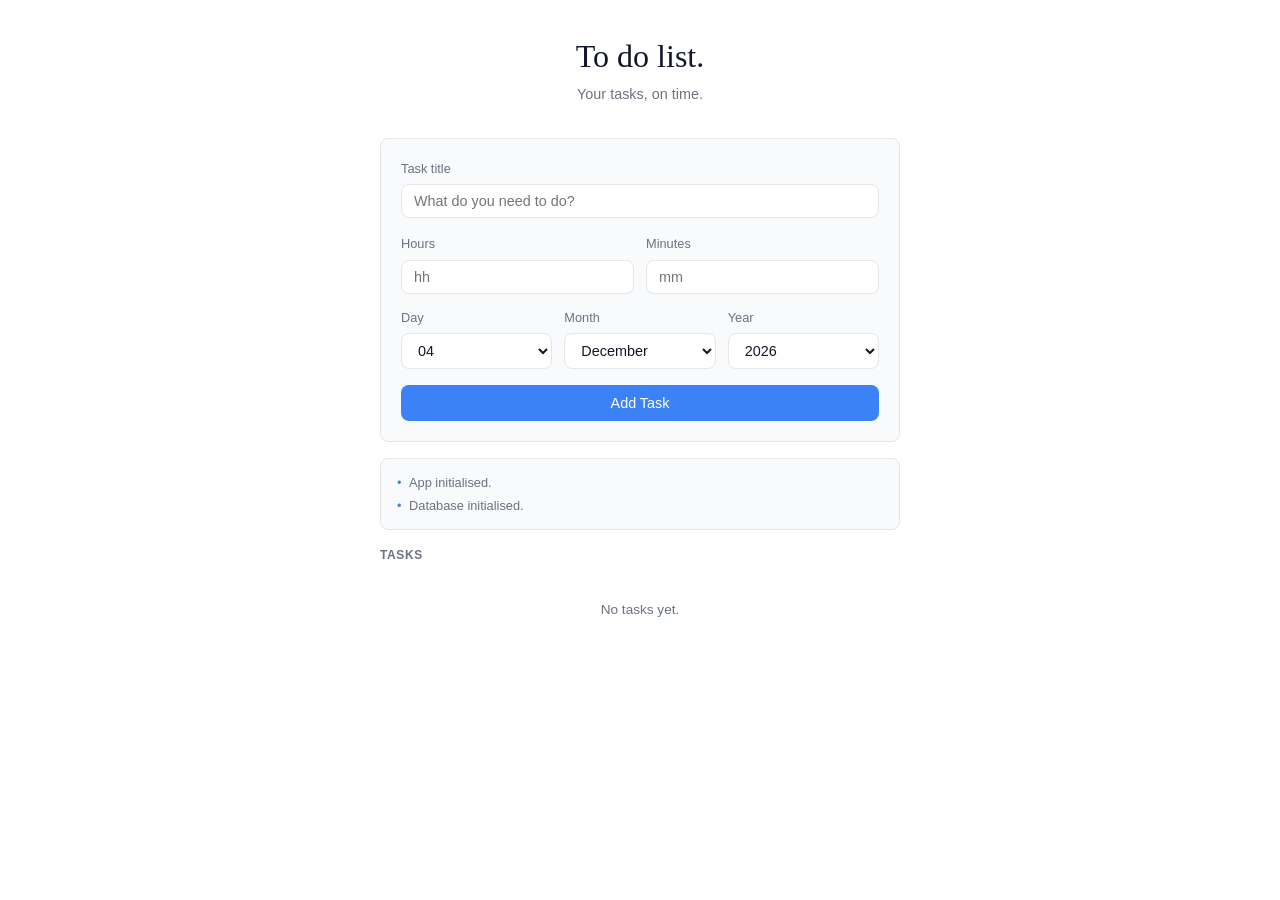
<file: task2/task2/index.html>
<!doctype html>
<html lang="en">
  <head>
    <meta charset="UTF-8" />
    <meta name="viewport" content="width=device-width, initial-scale=1.0" />
    <title>To Do List</title>
    <link rel="stylesheet" href="css/style.css" />
  </head>
  <body>
    <div class="wrapper">
      <header class="app-header">
        <h1>To do list.</h1>
        <p>Your tasks, on time.</p>
      </header>

      <div class="notif-banner" id="notifBanner">
        <span>Enable notifications to get reminders when tasks are due.</span>
        <button id="notifBtn">Enable</button>
      </div>

      <div class="card">
        <div class="form-group">
          <label for="taskTitle">Task title</label>
          <input
            type="text"
            id="taskTitle"
            placeholder="What do you need to do?"
          />
        </div>

        <div class="row" style="margin-bottom: 14px">
          <div class="form-group">
            <label for="taskHH">Hours</label>
            <input
              type="number"
              id="taskHH"
              min="0"
              max="23"
              placeholder="hh"
            />
          </div>
          <div class="form-group">
            <label for="taskMM">Minutes</label>
            <input
              type="number"
              id="taskMM"
              min="0"
              max="59"
              placeholder="mm"
            />
          </div>
        </div>

        <div class="date-row">
          <div class="form-group">
            <label for="taskDay">Day</label>
            <select id="taskDay"></select>
          </div>
          <div class="form-group">
            <label for="taskMonth">Month</label>
            <select id="taskMonth"></select>
          </div>
          <div class="form-group">
            <label for="taskYear">Year</label>
            <select id="taskYear"></select>
          </div>
        </div>

        <button class="add-btn" id="addTaskBtn">Add Task</button>
      </div>

      <div class="log-card">
        <ul id="logList"></ul>
      </div>

      <div class="tasks-header">
        <h2>Tasks</h2>
      </div>
      <div id="tasksList">
        <p class="empty-msg">No tasks yet.</p>
      </div>
    </div>

    <script src="idb.js"></script>
    <script src="js/db.js"></script>
    <script src="js/notify.js"></script>
    <script src="js/app.js"></script>
  </body>
</html>
</file>
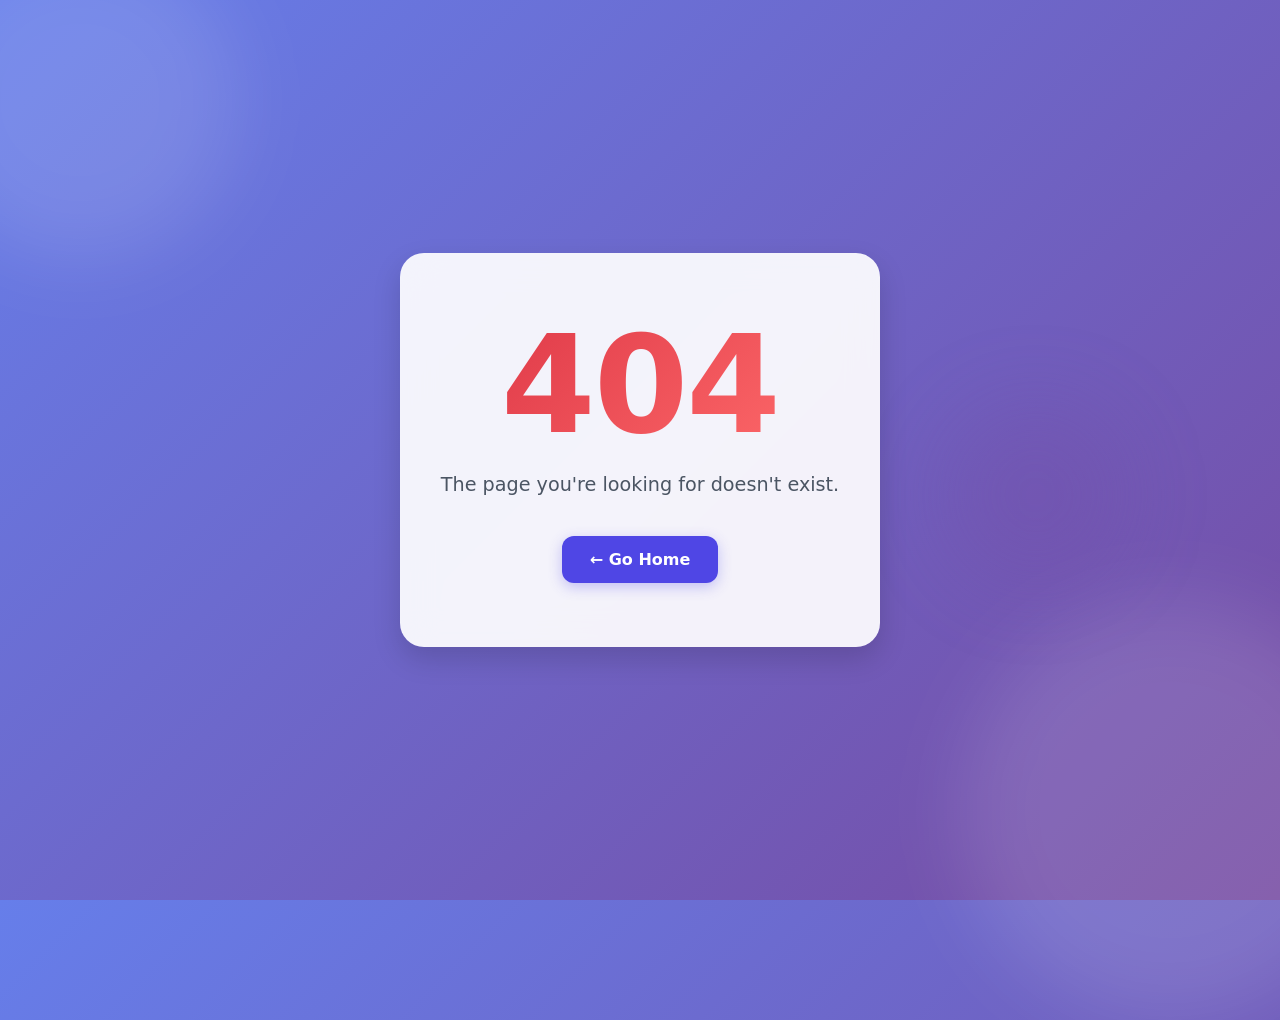
<file: task1/error404.html>
<!doctype html>
<html lang="en">
  <head>
    <meta charset="UTF-8" />
    <meta name="viewport" content="width=device-width, initial-scale=1.0" />
    <title>404 Not Found</title>
    <style>
      :root {
        --bg-gradient: linear-gradient(135deg, #667eea 0%, #764ba2 100%);
        --card-bg: rgba(255, 255, 255, 0.92);
        --text-primary: #111827;
        --text-secondary: #4b5563;
        --accent: #4f46e5;
        --accent-hover: #4338ca;
        --error-color: #dc3545;
        --shadow: 0 12px 28px rgba(0, 0, 0, 0.15);
        --radius: 24px;
        --transition: all 0.3s cubic-bezier(0.4, 0, 0.2, 1);
      }

      * { box-sizing: border-box; margin: 0; padding: 0; }

      body {
        font-family: system-ui, -apple-system, BlinkMacSystemFont, 'Segoe UI', Roboto, sans-serif;
        background: var(--bg-gradient);
        color: var(--text-primary);
        min-height: 100vh;
        display: flex;
        align-items: center;
        justify-content: center;
        padding: 20px;
        position: relative;
        overflow: hidden;
      }

      .bg-shape {
        position: absolute;
        border-radius: 50%;
        background: rgba(255, 255, 255, 0.12);
        filter: blur(40px);
        animation: float 14s ease-in-out infinite;
      }
      .shape-1 { width: 320px; height: 320px; top: -60px; left: -80px; animation-delay: 0s; }
      .shape-2 { width: 420px; height: 420px; bottom: -120px; right: -100px; animation-delay: -5s; }
      .shape-3 { width: 180px; height: 180px; top: 45%; right: 12%; animation-delay: -10s; background: rgba(118, 75, 162, 0.25); }

      @keyframes float {
        0%, 100% { transform: translate(0, 0) scale(1); }
        50% { transform: translate(18px, -18px) scale(1.04); }
      }

      .error-card {
        background: var(--card-bg);
        backdrop-filter: blur(16px);
        -webkit-backdrop-filter: blur(16px);
        padding: 64px 40px;
        border-radius: var(--radius);
        box-shadow: var(--shadow);
        max-width: 480px;
        width: 100%;
        text-align: center;
        z-index: 1;
        animation: fadeInUp 0.8s ease-out;
      }

      h1 {
        font-size: clamp(5rem, 16vw, 8.5rem);
        font-weight: 900;
        line-height: 1;
        margin: 0 0 18px;
        background: linear-gradient(135deg, var(--error-color), #ff6b6b);
        -webkit-background-clip: text;
        -webkit-text-fill-color: transparent;
        background-clip: text;
        letter-spacing: -2px;
      }

      p {
        font-size: 1.2rem;
        color: var(--text-secondary);
        margin-bottom: 36px;
        line-height: 1.5;
      }

      a {
        display: inline-flex;
        align-items: center;
        gap: 8px;
        background: var(--accent);
        color: white;
        text-decoration: none;
        padding: 14px 28px;
        border-radius: 12px;
        font-weight: 600;
        font-size: 1rem;
        transition: var(--transition);
        box-shadow: 0 4px 14px rgba(79, 70, 229, 0.3);
      }

      a:hover {
        background: var(--accent-hover);
        transform: translateY(-2px);
        box-shadow: 0 6px 18px rgba(79, 70, 229, 0.45);
      }

      a:active { transform: translateY(0); }

      @keyframes fadeInUp {
        from { opacity: 0; transform: translateY(30px); }
        to { opacity: 1; transform: translateY(0); }
      }

      @media (max-width: 600px) {
        .error-card { padding: 40px 24px; }
        h1 { font-size: 6rem; }
        p { font-size: 1.1rem; }
      }
    </style>
  </head>
  <body>
    <div class="bg-shape shape-1"></div>
    <div class="bg-shape shape-2"></div>
    <div class="bg-shape shape-3"></div>

    <main class="error-card">
      <h1>404</h1>
      <p>The page you're looking for doesn't exist.</p>
      <a href="pages/index.html">← Go Home</a>
    </main>
  </body>
</html>
</file>
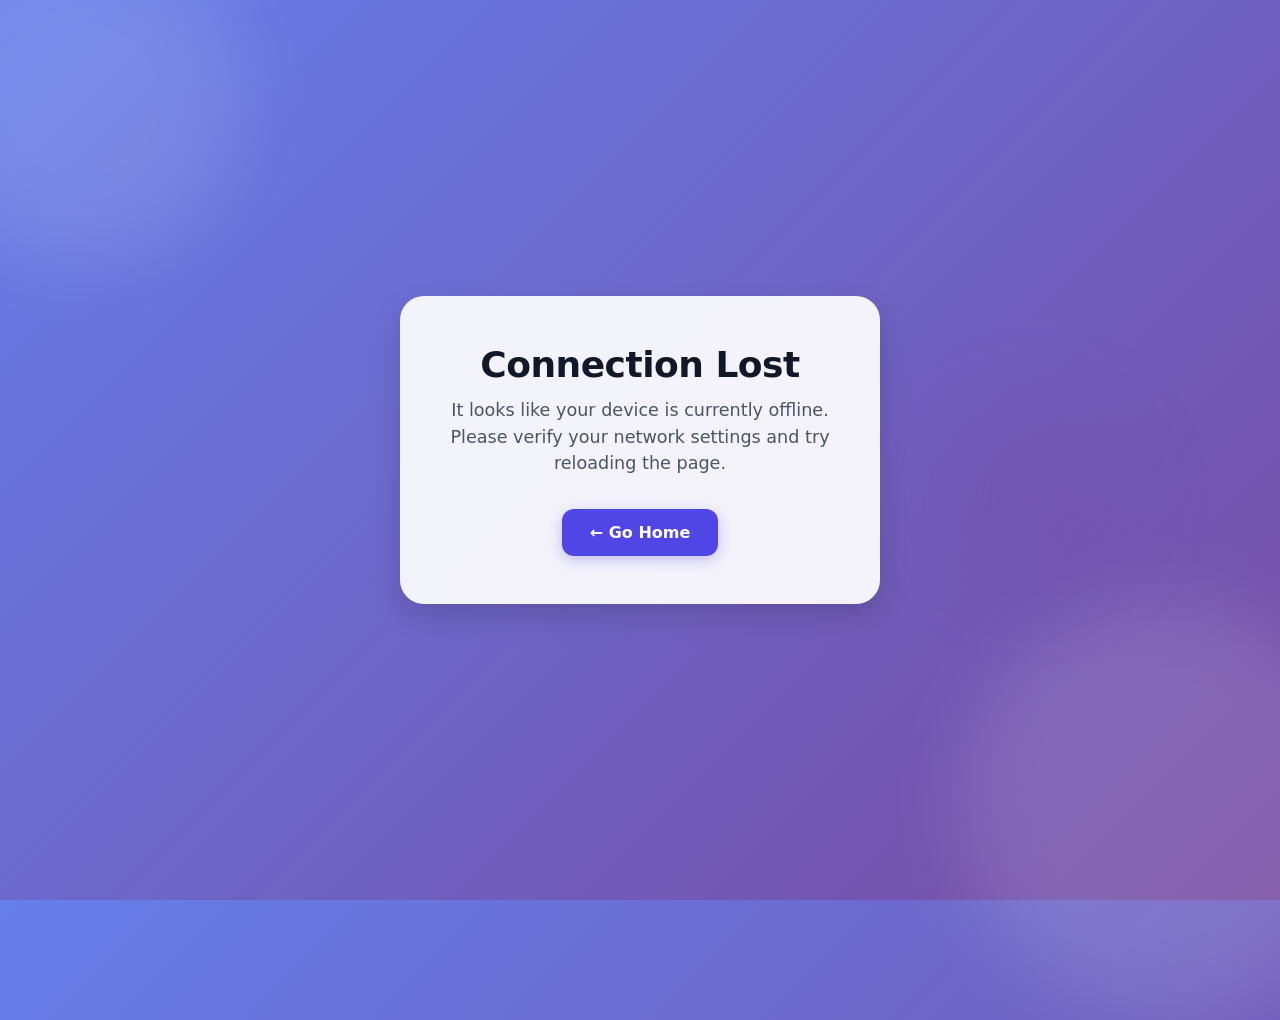
<file: task1/offline.html>
<!doctype html>
<html lang="en">
  <head>
    <meta charset="UTF-8" />
    <meta name="viewport" content="width=device-width, initial-scale=1.0" />
    <title>Offline</title>
    <style>
      :root {
        --bg-gradient: linear-gradient(135deg, #667eea 0%, #764ba2 100%);
        --card-bg: rgba(255, 255, 255, 0.92);
        --text-primary: #111827;
        --text-secondary: #4b5563;
        --accent: #4f46e5;
        --accent-hover: #4338ca;
        --shadow: 0 12px 28px rgba(0, 0, 0, 0.15);
        --radius: 24px;
        --transition: all 0.3s cubic-bezier(0.4, 0, 0.2, 1);
      }

      * { box-sizing: border-box; margin: 0; padding: 0; }

      body {
        font-family: system-ui, -apple-system, BlinkMacSystemFont, 'Segoe UI', Roboto, sans-serif;
        background: var(--bg-gradient);
        color: var(--text-primary);
        min-height: 100vh;
        display: flex;
        align-items: center;
        justify-content: center;
        padding: 20px;
        position: relative;
        overflow: hidden;
      }

      /* Ambient floating shapes */
      .bg-shape {
        position: absolute;
        border-radius: 50%;
        background: rgba(255, 255, 255, 0.12);
        filter: blur(40px);
        animation: float 14s ease-in-out infinite;
      }
      .shape-1 { width: 320px; height: 320px; top: -60px; left: -80px; animation-delay: 0s; }
      .shape-2 { width: 420px; height: 420px; bottom: -120px; right: -100px; animation-delay: -5s; }
      .shape-3 { width: 180px; height: 180px; top: 45%; right: 12%; animation-delay: -10s; background: rgba(118, 75, 162, 0.25); }

      @keyframes float {
        0%, 100% { transform: translate(0, 0) scale(1); }
        50% { transform: translate(18px, -18px) scale(1.04); }
      }

      .offline-card {
        background: var(--card-bg);
        backdrop-filter: blur(16px);
        -webkit-backdrop-filter: blur(16px);
        padding: 48px 40px;
        border-radius: var(--radius);
        box-shadow: var(--shadow);
        max-width: 480px;
        width: 100%;
        text-align: center;
        z-index: 1;
        animation: fadeInUp 0.8s ease-out;
      }

      .icon {
        font-size: 56px;
        margin-bottom: 16px;
        display: inline-block;
        animation: pulse 2.5s ease-in-out infinite;
      }

      h1 {
        font-size: clamp(1.6rem, 4vw, 2.25rem);
        margin-bottom: 12px;
        font-weight: 800;
        letter-spacing: -0.5px;
      }

      p {
        font-size: 1.1rem;
        color: var(--text-secondary);
        margin-bottom: 32px;
        line-height: 1.5;
      }

      a {
        display: inline-flex;
        align-items: center;
        gap: 8px;
        background: var(--accent);
        color: white;
        text-decoration: none;
        padding: 14px 28px;
        border-radius: 12px;
        font-weight: 600;
        font-size: 1rem;
        transition: var(--transition);
        box-shadow: 0 4px 14px rgba(79, 70, 229, 0.3);
      }

      a:hover {
        background: var(--accent-hover);
        transform: translateY(-2px);
        box-shadow: 0 6px 18px rgba(79, 70, 229, 0.45);
      }

      a:active { transform: translateY(0); }

      @keyframes fadeInUp {
        from { opacity: 0; transform: translateY(30px); }
        to { opacity: 1; transform: translateY(0); }
      }

      @keyframes pulse {
        0%, 100% { transform: scale(1); opacity: 1; }
        50% { transform: scale(1.12); opacity: 0.85; }
      }

      @media (max-width: 600px) {
        .offline-card { padding: 36px 24px; }
        .icon { font-size: 48px; }
      }
    </style>
  </head>
  <body>
    <div class="bg-shape shape-1"></div>
    <div class="bg-shape shape-2"></div>
    <div class="bg-shape shape-3"></div>

    <main class="offline-card">
      <h1>Connection Lost</h1>
      <p>It looks like your device is currently offline. Please verify your network settings and try reloading the page.</p>
      <a href="./pages/index.html">← Go Home</a>
    </main>
  </body>
</html>
</file>
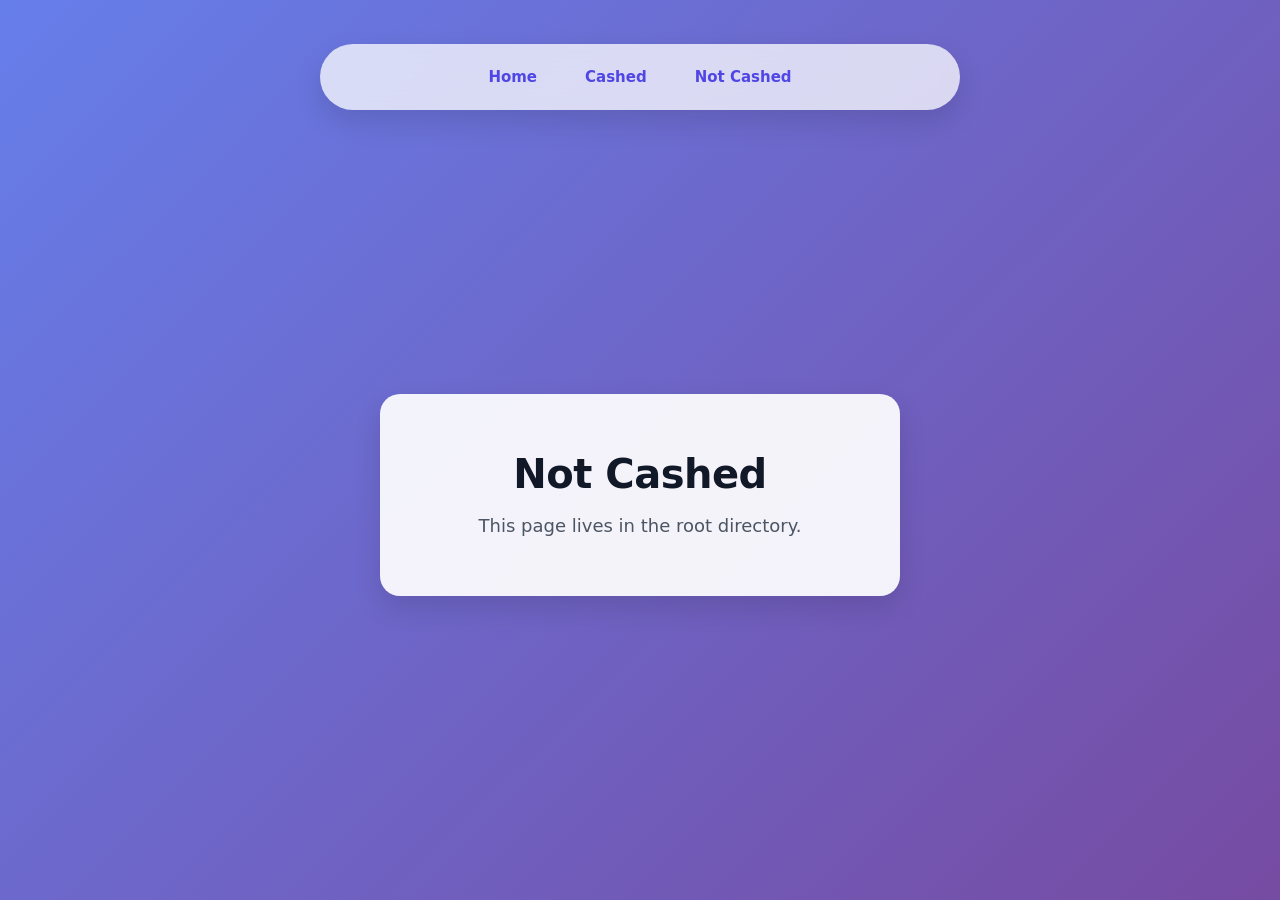
<file: task1/page2.html>
<!doctype html>
<html lang="en">
  <head>
    <meta charset="UTF-8" />
    <meta name="viewport" content="width=device-width, initial-scale=1.0" />
    <title>Page 2</title>
    <link rel="manifest" href="manifest.json" />
    <style>
      :root {
        --bg-gradient: linear-gradient(135deg, #667eea 0%, #764ba2 100%);
        --card-bg: rgba(255, 255, 255, 0.92);
        --text-primary: #111827;
        --text-secondary: #4b5563;
        --accent: #4f46e5;
        --accent-hover: #4338ca;
        --nav-bg: rgba(255, 255, 255, 0.75);
        --shadow: 0 12px 28px rgba(0, 0, 0, 0.12);
        --radius: 20px;
        --transition: all 0.25s cubic-bezier(0.4, 0, 0.2, 1);
      }

      * { box-sizing: border-box; margin: 0; padding: 0; }

      body {
        font-family: system-ui, -apple-system, BlinkMacSystemFont, 'Segoe UI', Roboto, sans-serif;
        background: var(--bg-gradient);
        color: var(--text-primary);
        min-height: 100vh;
        display: flex;
        flex-direction: column;
        padding: 20px;
      }

      nav {
        display: flex;
        justify-content: center;
        flex-wrap: wrap;
        gap: 12px;
        padding: 14px 24px;
        background: var(--nav-bg);
        backdrop-filter: blur(12px);
        -webkit-backdrop-filter: blur(12px);
        border-radius: 50px;
        box-shadow: var(--shadow);
        margin: 24px auto 0;
        max-width: 640px;
        width: 100%;
      }

      nav a {
        text-decoration: none;
        color: var(--accent);
        font-weight: 600;
        padding: 10px 18px;
        border-radius: 99px;
        transition: var(--transition);
        font-size: 15px;
      }

      nav a:hover {
        background: var(--accent);
        color: white;
        transform: translateY(-1px);
      }

      .card {
        background: var(--card-bg);
        padding: 56px 40px;
        border-radius: var(--radius);
        box-shadow: var(--shadow);
        max-width: 520px;
        width: 100%;
        margin: auto;
        text-align: center;
        animation: slideUp 0.7s ease-out;
      }

      h1 {
        font-size: clamp(1.8rem, 5vw, 2.5rem);
        margin-bottom: 14px;
        letter-spacing: -0.5px;
        line-height: 1.2;
        font-weight: 800;
      }

      p {
        font-size: 1.125rem;
        color: var(--text-secondary);
        line-height: 1.6;
      }

      @keyframes slideUp {
        from { opacity: 0; transform: translateY(24px); }
        to { opacity: 1; transform: translateY(0); }
      }

      @media (max-width: 600px) {
        nav { flex-direction: column; align-items: stretch; gap: 8px; border-radius: 16px; }
        nav a { text-align: center; }
        .card { padding: 40px 24px; }
      }
    </style>
  </head>
  <body>
    <nav>
      <a href="pages/index.html">Home</a>
      <a href="pages/page1.html">Cashed</a>
      <a href="page2.html">Not Cashed</a>
    </nav>
    <div class="card">
      <h1>Not Cashed</h1>
      <p>This page lives in the root directory.</p>
    </div>
  </body>
</html>
</file>
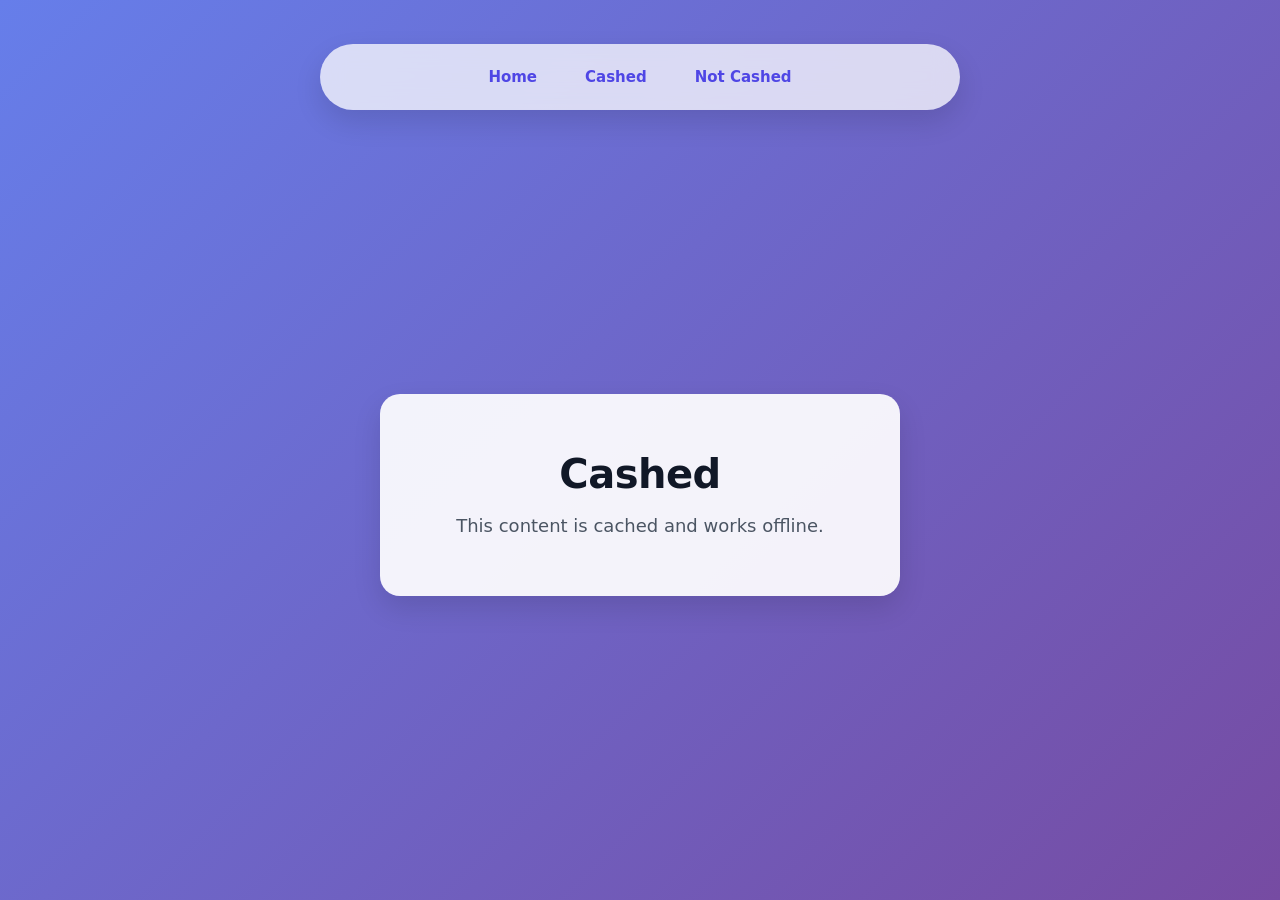
<file: task1/pages/page1.html>
<!doctype html>
<html lang="en">
  <head>
    <meta charset="UTF-8" />
    <meta name="viewport" content="width=device-width, initial-scale=1.0" />
    <title>Page 1</title>
    <link rel="manifest" href="../manifest.json" />
    <style>
      :root {
        --bg-gradient: linear-gradient(135deg, #667eea 0%, #764ba2 100%);
        --card-bg: rgba(255, 255, 255, 0.92);
        --text-primary: #111827;
        --text-secondary: #4b5563;
        --accent: #4f46e5;
        --accent-hover: #4338ca;
        --nav-bg: rgba(255, 255, 255, 0.75);
        --shadow: 0 12px 28px rgba(0, 0, 0, 0.12);
        --radius: 20px;
        --transition: all 0.25s cubic-bezier(0.4, 0, 0.2, 1);
      }

      * { box-sizing: border-box; margin: 0; padding: 0; }

      body {
        font-family: system-ui, -apple-system, BlinkMacSystemFont, 'Segoe UI', Roboto, sans-serif;
        background: var(--bg-gradient);
        color: var(--text-primary);
        min-height: 100vh;
        display: flex;
        flex-direction: column;
        padding: 20px;
      }

      nav {
        display: flex;
        justify-content: center;
        flex-wrap: wrap;
        gap: 12px;
        padding: 14px 24px;
        background: var(--nav-bg);
        backdrop-filter: blur(12px);
        -webkit-backdrop-filter: blur(12px);
        border-radius: 50px;
        box-shadow: var(--shadow);
        margin: 24px auto 0;
        max-width: 640px;
        width: 100%;
      }

      nav a {
        text-decoration: none;
        color: var(--accent);
        font-weight: 600;
        padding: 10px 18px;
        border-radius: 99px;
        transition: var(--transition);
        font-size: 15px;
      }

      nav a:hover {
        background: var(--accent);
        color: white;
        transform: translateY(-1px);
      }

      /* Centered content area */
      .card {
        background: var(--card-bg);
        padding: 56px 40px;
        border-radius: var(--radius);
        box-shadow: var(--shadow);
        max-width: 520px;
        width: 100%;
        margin: auto;
        text-align: center;
        animation: slideUp 0.7s ease-out;
      }

      h1 {
        font-size: clamp(1.8rem, 5vw, 2.5rem);
        margin-bottom: 14px;
        letter-spacing: -0.5px;
        line-height: 1.2;
        font-weight: 800;
      }

      p {
        font-size: 1.125rem;
        color: var(--text-secondary);
        line-height: 1.6;
      }

      @keyframes slideUp {
        from { opacity: 0; transform: translateY(24px); }
        to { opacity: 1; transform: translateY(0); }
      }

      @media (max-width: 600px) {
        nav { flex-direction: column; align-items: stretch; gap: 8px; border-radius: 16px; }
        nav a { text-align: center; }
        .card { padding: 40px 24px; }
      }
    </style>
  </head>
  <body>
    <nav>
      <a href="index.html">Home</a>
      <a href="page1.html">Cashed</a>
      <a href="../page2.html">Not Cashed</a>
    </nav>
    <div class="card">
      <h1>Cashed</h1>
      <p>This content is cached and works offline.</p>
    </div>
  </body>
</html>
</file>
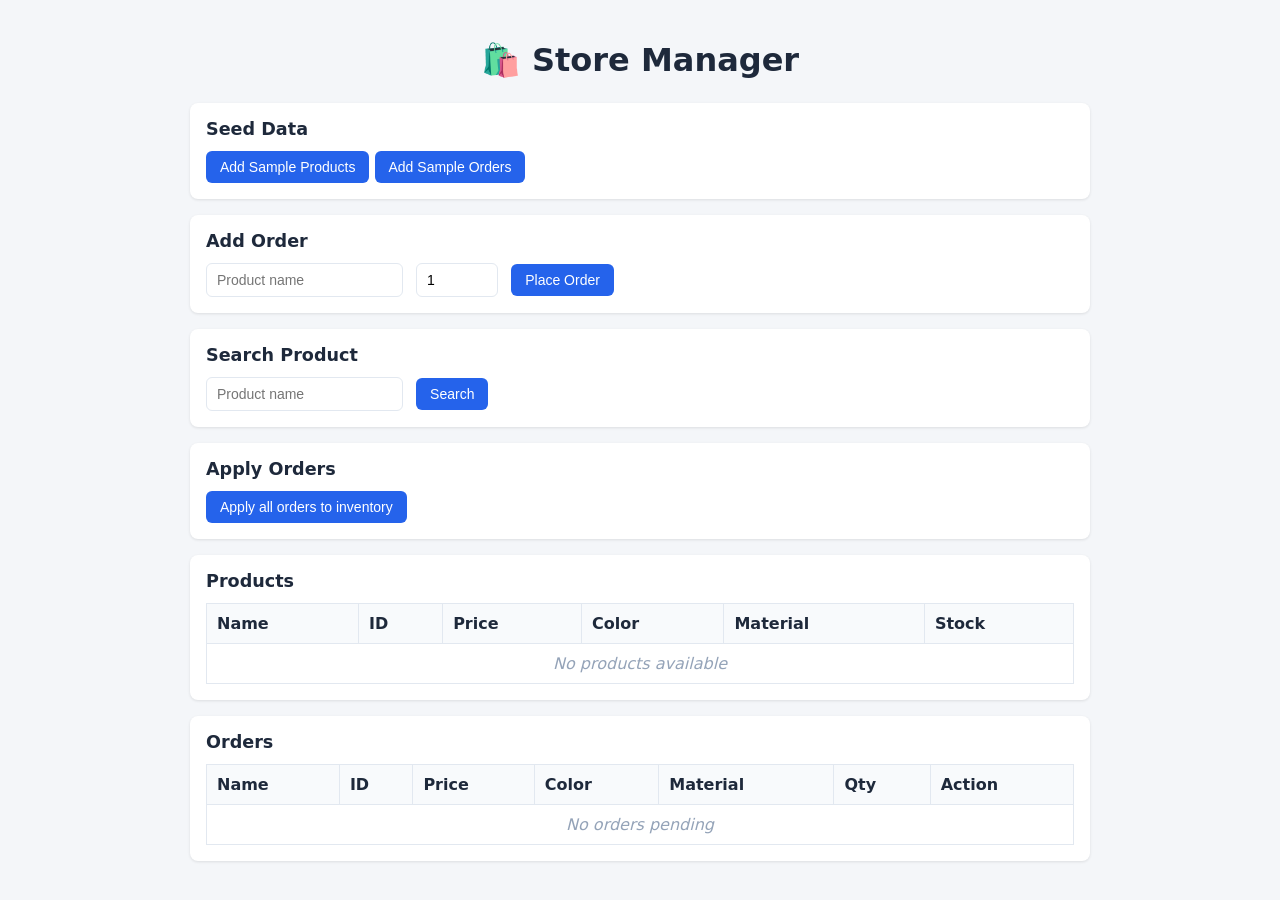
<file: task2/task1/document.html>
<!DOCTYPE html>
<html lang="en">
<head>
    <meta charset="UTF-8">
    <meta name="viewport" content="width=device-width, initial-scale=1.0">
    <title>Store Manager</title>
    <style>
        :root {
            --bg: #f4f6f9;
            --card: #ffffff;
            --border: #e2e8f0;
            --text: #1e293b;
            --primary: #2563eb;
            --danger: #dc2626;
            --success: #16a34a;
            --warning: #ca8a04;
        }
        body { font-family: system-ui, -apple-system, sans-serif; margin: 0; padding: 20px; background: var(--bg); color: var(--text); }
        .container { max-width: 900px; margin: 0 auto; }
        h1 { text-align: center; margin-bottom: 24px; }
        .section { background: var(--card); padding: 16px; margin-bottom: 16px; border-radius: 8px; box-shadow: 0 1px 3px rgba(0,0,0,0.1); }
        h3 { margin: 0 0 12px 0; font-size: 1.1rem; }
        
        input { padding: 8px 10px; margin-right: 8px; border: 1px solid var(--border); border-radius: 6px; font-size: 14px; }
        button { padding: 8px 14px; background: var(--primary); color: white; border: none; border-radius: 6px; cursor: pointer; font-size: 14px; transition: 0.2s; }
        button:hover { opacity: 0.9; }
        button.btn-danger { background: var(--danger); }
        button.btn-sm { padding: 4px 8px; font-size: 12px; }
        
        table { width: 100%; border-collapse: collapse; margin-top: 10px; }
        th, td { border: 1px solid var(--border); padding: 10px; text-align: left; }
        th { background: #f8fafc; font-weight: 600; }
        
        .msg-error, .err, .text-err { color: var(--danger); margin-top: 8px; font-size: 14px; }
        .ok, .text-ok { color: var(--success); margin-top: 8px; font-size: 14px; }
        
        .stock-badge { padding: 2px 8px; border-radius: 12px; font-size: 12px; background: #dcfce7; color: #14532d; }
        .stock-badge.low { background: #fef9c3; color: #713f12; }
        .stock-badge.empty { background: #fee2e2; color: #991b1b; }
        .table-empty { text-align: center; color: #94a3b8; font-style: italic; }
        
        .list-row, .apply-row { display: flex; justify-content: space-between; padding: 6px 0; border-bottom: 1px dashed var(--border); }
        .meta-key { font-weight: 600; margin-right: 4px; }
        .item-name { font-weight: 500; }
    </style>
</head>
<body>
    <div class="container">
        <h1>🛍️ Store Manager</h1>

        <div class="section">
            <h3>Seed Data</h3>
            <button id="prdBtn">Add Sample Products</button>
            <button id="ordBtn">Add Sample Orders</button>
        </div>

        <div class="section">
            <h3>Add Order</h3>
            <input type="text" id="orderName" placeholder="Product name">
            <input type="number" id="orderQty" value="1" min="1" style="width: 60px;">
            <button id="addOrderBtn">Place Order</button>
            <div id="orderStatus"></div>
        </div>

        <div class="section">
            <h3>Search Product</h3>
            <input type="text" id="prdName" placeholder="Product name">
            <button id="searchBtn">Search</button>
            <div id="searchResult"></div>
        </div>

        <div class="section">
            <h3>Apply Orders</h3>
            <button id="applyOrdersBtn">Apply all orders to inventory</button>
            <div id="applyResults"></div>
        </div>

        <div class="section">
            <h3>Products</h3>
            <table>
                <thead><tr><th>Name</th><th>ID</th><th>Price</th><th>Color</th><th>Material</th><th>Stock</th></tr></thead>
                <tbody id="productsTbody"></tbody>
            </table>
        </div>

        <div class="section">
            <h3>Orders</h3>
            <table>
                <thead><tr><th>Name</th><th>ID</th><th>Price</th><th>Color</th><th>Material</th><th>Qty</th><th>Action</th></tr></thead>
                <tbody id="ordersTbody"></tbody>
            </table>
        </div>
    </div>

    <script src="idb.js"></script>
    <script src="script.js"></script>
</body>
</html>
</file>
<file: task2/task2/css/style.css>
:root {
  --bg: #ffffff;
  --surface: #f9fafb;
  --border: #e5e7eb;
  --accent: #3b82f6;
  --text: #111827;
  --muted: #6b7280;
  --danger: #ef4444;
  --success: #10b981;
  --radius: 8px;
}

*,
*::before,
*::after {
  box-sizing: border-box;
  margin: 0;
  padding: 0;
}

body {
  font-family: "DM Sans", sans-serif;
  background: var(--bg);
  color: var(--text);
  line-height: 1.5;
  padding: 2rem 1rem;
}

.wrapper {
  max-width: 520px;
  margin: 0 auto;
}

.app-header {
  margin-bottom: 2rem;
  text-align: center;
}
.app-header h1 {
  font-family: "Instrument Serif", serif;
  font-size: 2rem;
  font-weight: 400;
  color: var(--text);
}
.app-header p {
  font-size: 0.9rem;
  color: var(--muted);
  margin-top: 0.25rem;
}

/* ── CARD ── */
.card {
  background: var(--surface);
  border: 1px solid var(--border);
  border-radius: var(--radius);
  padding: 1.25rem;
  margin-bottom: 1rem;
}

.form-group {
  margin-bottom: 1rem;
}
.form-group label {
  display: block;
  font-size: 0.8rem;
  font-weight: 500;
  color: var(--muted);
  margin-bottom: 0.4rem;
}

input[type="text"],
input[type="number"],
select {
  font-family: inherit;
  font-size: 0.9rem;
  background: #fff;
  border: 1px solid var(--border);
  color: var(--text);
  border-radius: var(--radius);
  padding: 0.5rem 0.75rem;
  outline: none;
  width: 100%;
}
input:focus,
select:focus {
  border-color: var(--accent);
  box-shadow: 0 0 0 3px rgba(59, 130, 246, 0.1);
}

.row {
  display: flex;
  gap: 0.75rem;
  align-items: flex-end;
  flex-wrap: wrap;
}
.row .form-group {
  flex: 1;
  min-width: 120px;
  margin-bottom: 0;
}

.date-row {
  display: flex;
  gap: 0.75rem;
  flex-wrap: wrap;
}
.date-row .form-group {
  flex: 1;
  min-width: 80px;
  margin-bottom: 0;
}

.add-btn {
  width: 100%;
  margin-top: 1rem;
  padding: 0.6rem;
  background: var(--accent);
  color: #fff;
  border: none;
  border-radius: var(--radius);
  font-family: inherit;
  font-size: 0.9rem;
  font-weight: 500;
  cursor: pointer;
}
.add-btn:hover {
  opacity: 0.9;
}

.log-card {
  background: var(--surface);
  border: 1px solid var(--border);
  border-radius: var(--radius);
  padding: 0.75rem 1rem;
  margin-bottom: 1rem;
  max-height: 80px;
  overflow-y: auto;
  font-size: 0.8rem;
}
.log-card ul {
  list-style: none;
}
.log-card li {
  color: var(--muted);
  padding: 2px 0;
}
.log-card li::before {
  content: "• ";
  color: var(--accent);
  margin-right: 4px;
}

.tasks-header {
  display: flex;
  align-items: center;
  justify-content: space-between;
  margin-bottom: 0.75rem;
}
.tasks-header h2 {
  font-size: 0.75rem;
  font-weight: 600;
  color: var(--muted);
  text-transform: uppercase;
  letter-spacing: 0.05em;
}

.task-card {
  background: #fff;
  border: 1px solid var(--border);
  border-radius: var(--radius);
  padding: 0.85rem 1rem;
  margin-bottom: 0.5rem;
  display: flex;
  align-items: center;
  justify-content: space-between;
  gap: 0.75rem;
}
.task-card.done .task-check {
  background: var(--success);
  border-color: var(--success);
  background-size: 10px;
}

.task-card.done .task-title {
  text-decoration: line-through;
  color: var(--muted);
}

.task-left {
  display: flex;
  align-items: center;
  gap: 0.75rem;
  flex: 1;
  min-width: 0;
}

.task-check {
  width: 16px;
  height: 16px;
  border-radius: 50%;
  border: 2px solid var(--border);
  flex-shrink: 0;
  cursor: pointer;
}

.task-body {
  min-width: 0;
}

.task-title {
  font-size: 0.9rem;
  font-weight: 500;
  color: var(--text);
  white-space: nowrap;
  overflow: hidden;
  text-overflow: ellipsis;
}


.task-meta {
  font-size: 0.75rem;
  color: var(--muted);
  margin-top: 2px;
}

.del-btn {
  width: 24px;
  height: 24px;
  border-radius: 50%;
  border: none;
  background: transparent;
  color: var(--muted);
  font-size: 0.8rem;
  cursor: pointer;
  display: flex;
  align-items: center;
  justify-content: center;
  flex-shrink: 0;
}
.del-btn:hover {
  color: var(--danger);
  background: #fef2f2;
}

/* ── EMPTY ── */
.empty-msg {
  text-align: center;
  color: var(--muted);
  font-size: 0.85rem;
  padding: 1.5rem 0;
}

.notif-banner {
  background: #eff6ff;
  border: 1px solid #bfdbfe;
  border-radius: var(--radius);
  padding: 0.6rem 1rem;
  font-size: 0.8rem;
  color: var(--text);
  margin-bottom: 1rem;
  display: none;
  align-items: center;
  justify-content: space-between;
  gap: 0.75rem;
}
.notif-banner.visible {
  display: flex;
}
.notif-banner button {
  font-family: inherit;
  font-size: 0.75rem;
  font-weight: 500;
  padding: 0.3rem 0.75rem;
  background: var(--accent);
  color: #fff;
  border: none;
  border-radius: 4px;
  cursor: pointer;
}
</file>
